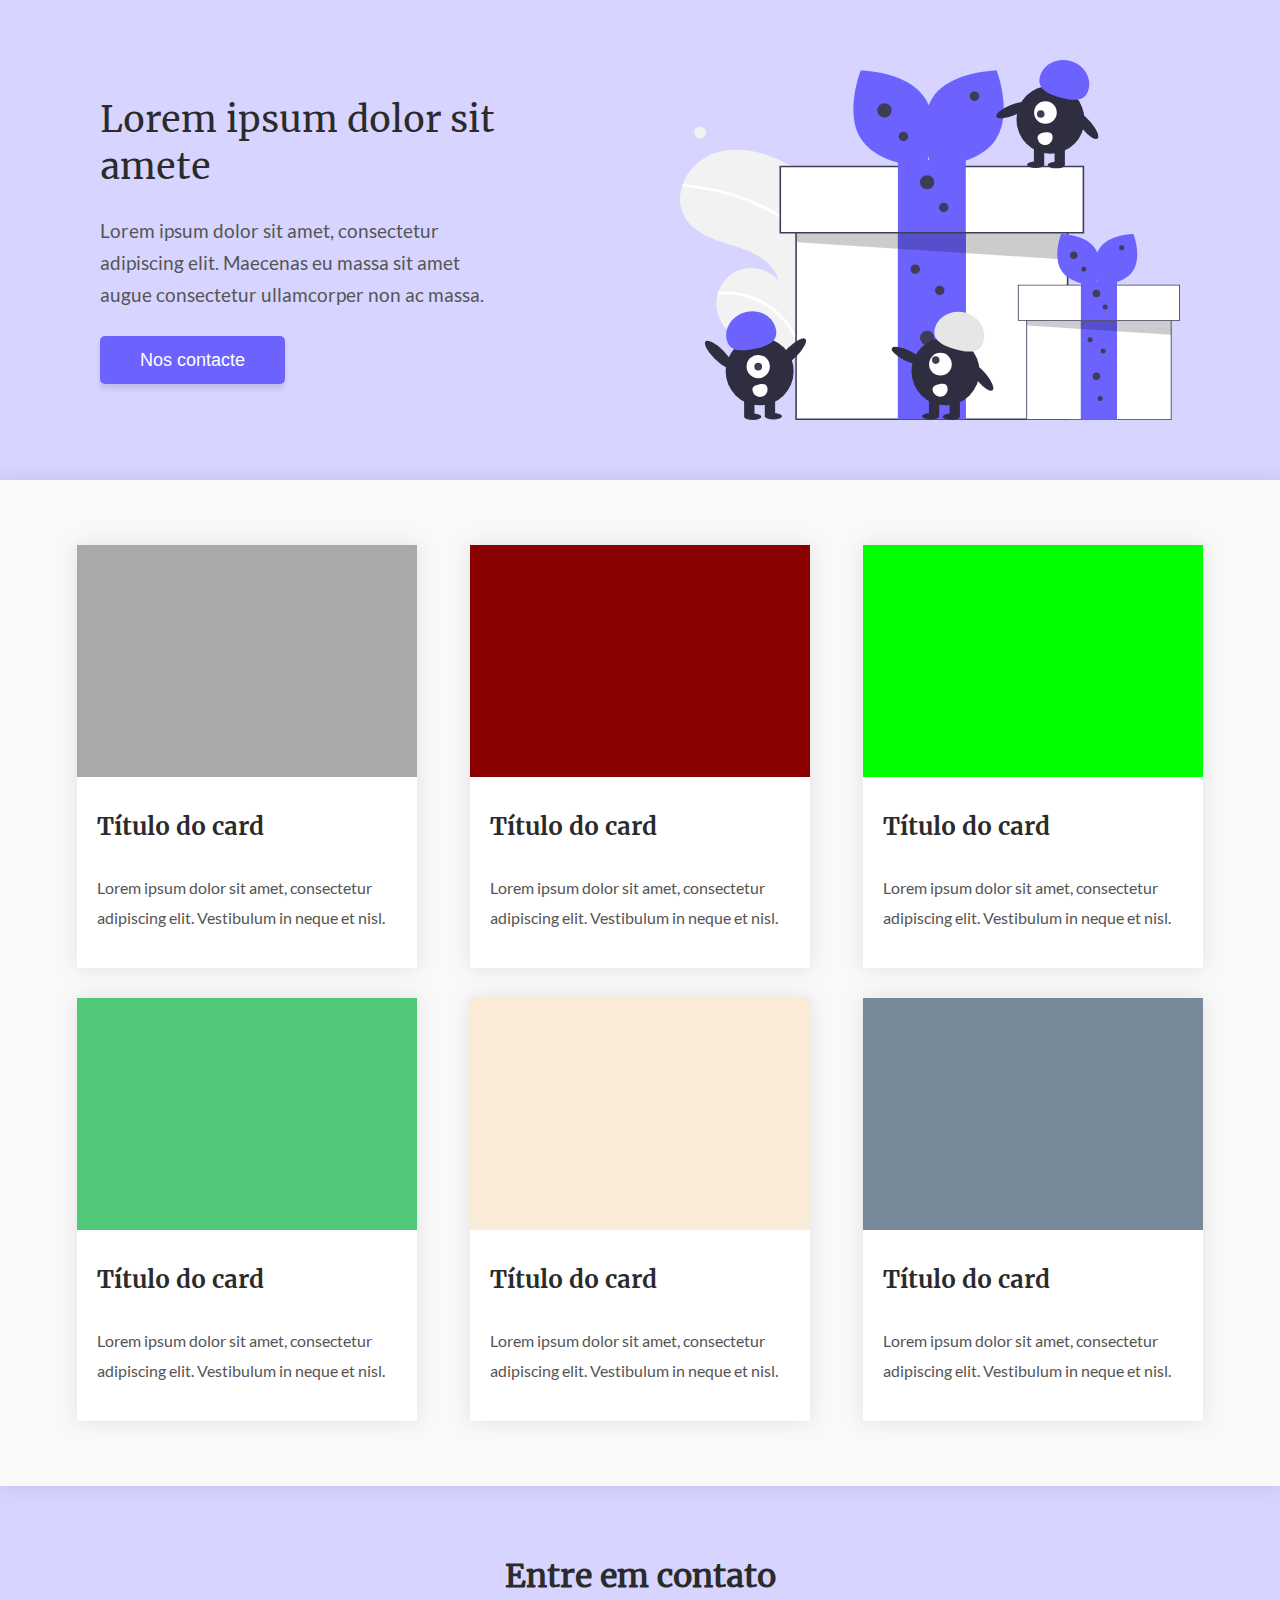
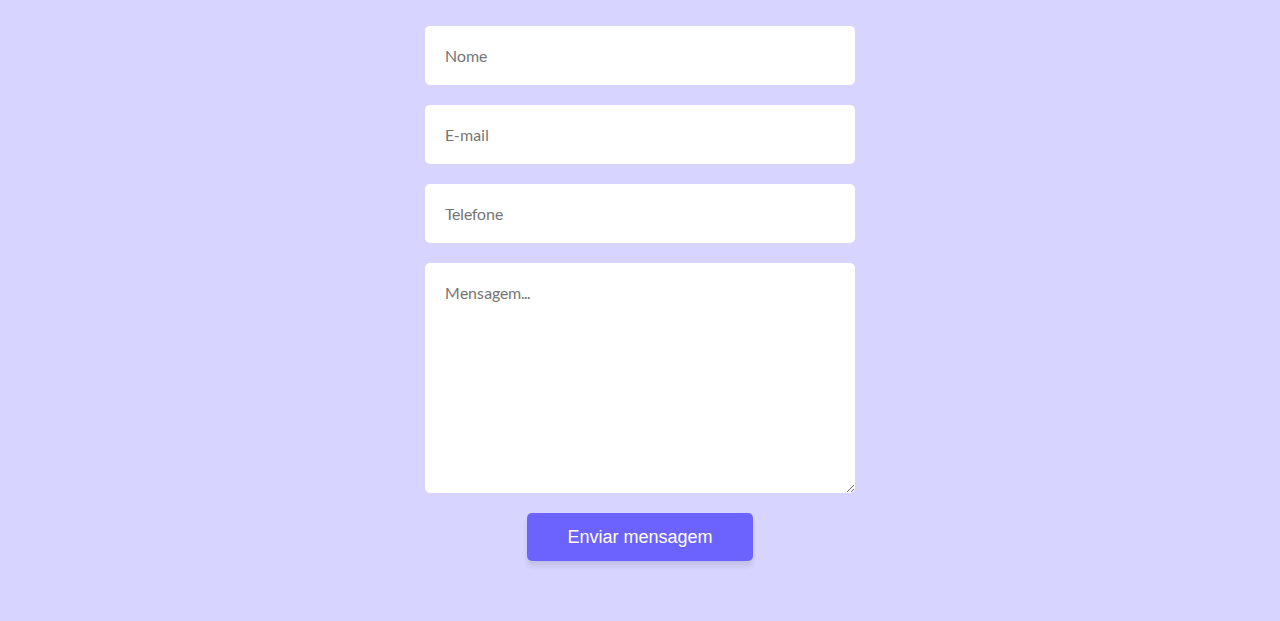
<file: Desafio 3/index.html>
<!DOCTYPE html>
<html lang="en">

<head>
    <meta charset="UTF-8">
    <meta http-equiv="X-UA-Compatible" content="IE=edge">
    <meta name="viewport" content="width=device-width, initial-scale=1.0">
    <link rel="stylesheet" href="./Estilo/style.css">
    <title>Document</title>
</head>

<body>
    <header>
        <div class="tittle-container">
            <h1>
                Lorem ipsum dolor sit amete
            </h1>
            <p>
                Lorem ipsum dolor sit amet, consectetur adipiscing elit. Maecenas eu massa sit amet augue consectetur
                ullamcorper non ac massa.
            </p>
            <button>Nos contacte</button>
        </div>
        <img src="./Image/image.svg" alt="tittle-image">
    </header>
    <main>
        <ul>
            <li>
                <div class="card-image" style="background-color: #A9A9A9;"></div>
                <div class="card-tittle">
                    <h2>
                        Título do card
                    </h2>
                    <p>
                        Lorem ipsum dolor sit amet, consectetur adipiscing elit.
                        Vestibulum in neque et nisl.
                    </p>
                </div>
            </li>
            <li>
                <div class="card-image" style="background-color: #8B0000;"></div>
                <div class="card-tittle">
                    <h2>
                        Título do card
                    </h2>
                    <p>
                        Lorem ipsum dolor sit amet, consectetur adipiscing elit.
                        Vestibulum in neque et nisl.
                    </p>
                </div>
            </li>
            <li>
                <div class="card-image" style="background-color: #00FF00;"></div>
                <div class="card-tittle">
                    <h2>
                        Título do card
                    </h2>
                    <p>
                        Lorem ipsum dolor sit amet, consectetur adipiscing elit.
                        Vestibulum in neque et nisl.
                    </p>
                </div>
            </li>
            <li>
                <div class="card-image" style="background-color: #50C878;"></div>
                <div class="card-tittle">
                    <h2>
                        Título do card
                    </h2>
                    <p>
                        Lorem ipsum dolor sit amet, consectetur adipiscing elit.
                        Vestibulum in neque et nisl.
                    </p>
                </div>
            </li>
            <li>
                <div class="card-image" style="background-color: #FAEBD7;"></div>
                <div class="card-tittle">
                    <h2>
                        Título do card
                    </h2>
                    <p>
                        Lorem ipsum dolor sit amet, consectetur adipiscing elit.
                        Vestibulum in neque et nisl.
                    </p>
                </div>
            </li>
            <li>
                <div class="card-image" style="background-color: #778899;"></div>
                <div class="card-tittle">
                    <h2>
                        Título do card
                    </h2>
                    <p>
                        Lorem ipsum dolor sit amet, consectetur adipiscing elit.
                        Vestibulum in neque et nisl.
                    </p>
                </div>
            </li>
        </ul>
    </main>
    <footer>
        <form>
            <h2>Entre em contato</h2>
            <input type="text" name="name" id="name" placeholder="Nome">
            <input type="email" name="email" id="email" placeholder="E-mail">
            <input type="tel" name="tel" id="tel" placeholder="Telefone">
            <textarea name="message" id="message" cols="20" rows="10" placeholder="Mensagem..."></textarea>
            <button>Enviar mensagem</button>
        </form>
    </footer>
</body>

</html>
</file>
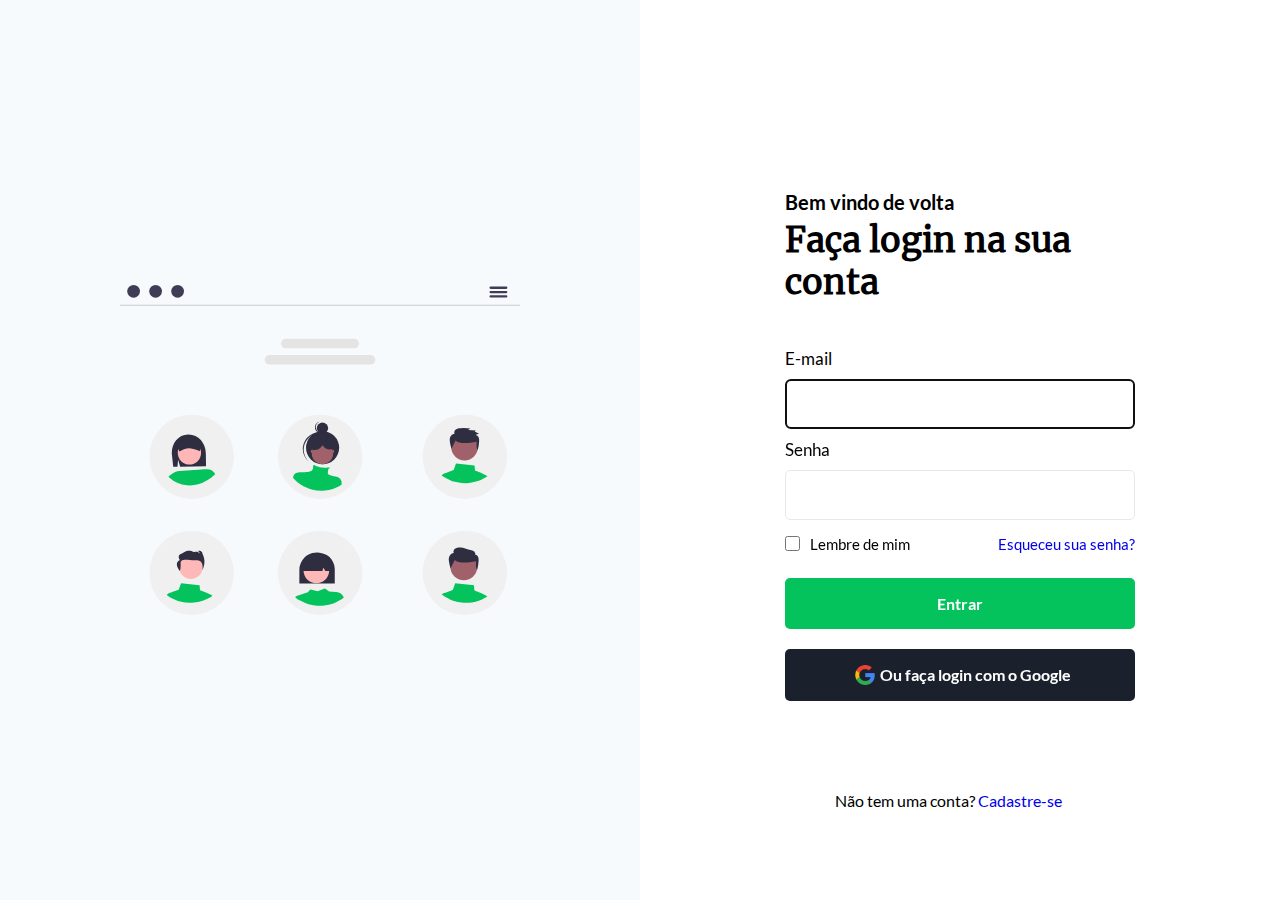
<file: Desafio 4/index.html>
<!DOCTYPE html>
<html lang="en">

<head>
    <meta charset="UTF-8">
    <meta http-equiv="X-UA-Compatible" content="IE=edge">
    <meta name="viewport" content="width=device-width, initial-scale=1.0">
    <link rel="stylesheet" href="./Estilo/style.css">
    <title>Login Page</title>
</head>

<body>
    <main>
        <section class="img-container">
            <img src="./Image/image.svg" alt="Login Image">
        </section>
        <section class="login-container">


            <form>
                <h3>Bem vindo de volta</h3>
                <h1>Faça login na sua conta</h1>
                <label for="email">E-mail</label>
                <input type="text" name="email" id="email" autofocus>
                <label for="">Senha</label>
                <input type="text" name="password" id="password">

                <div class="forgot-container">
                    <label for="remember"><input type="checkbox" name="remember" id="remember">Lembre de mim</label>
                    <a href="/Desafio%204/index.html?forgot">Esqueceu sua senha?</a>
                </div>

                <button id="enter-button">Entrar</button>
                <button id="google-button"><img src="./Image/google_icon.png" alt="google icon">Ou faça login com o Google</button>
            </form>


            <p>Não tem uma conta? <a href="/Desafio%204/index.html?signup">Cadastre-se</a> </p>
        </section>
    </main>
</body>

</html>
</file>
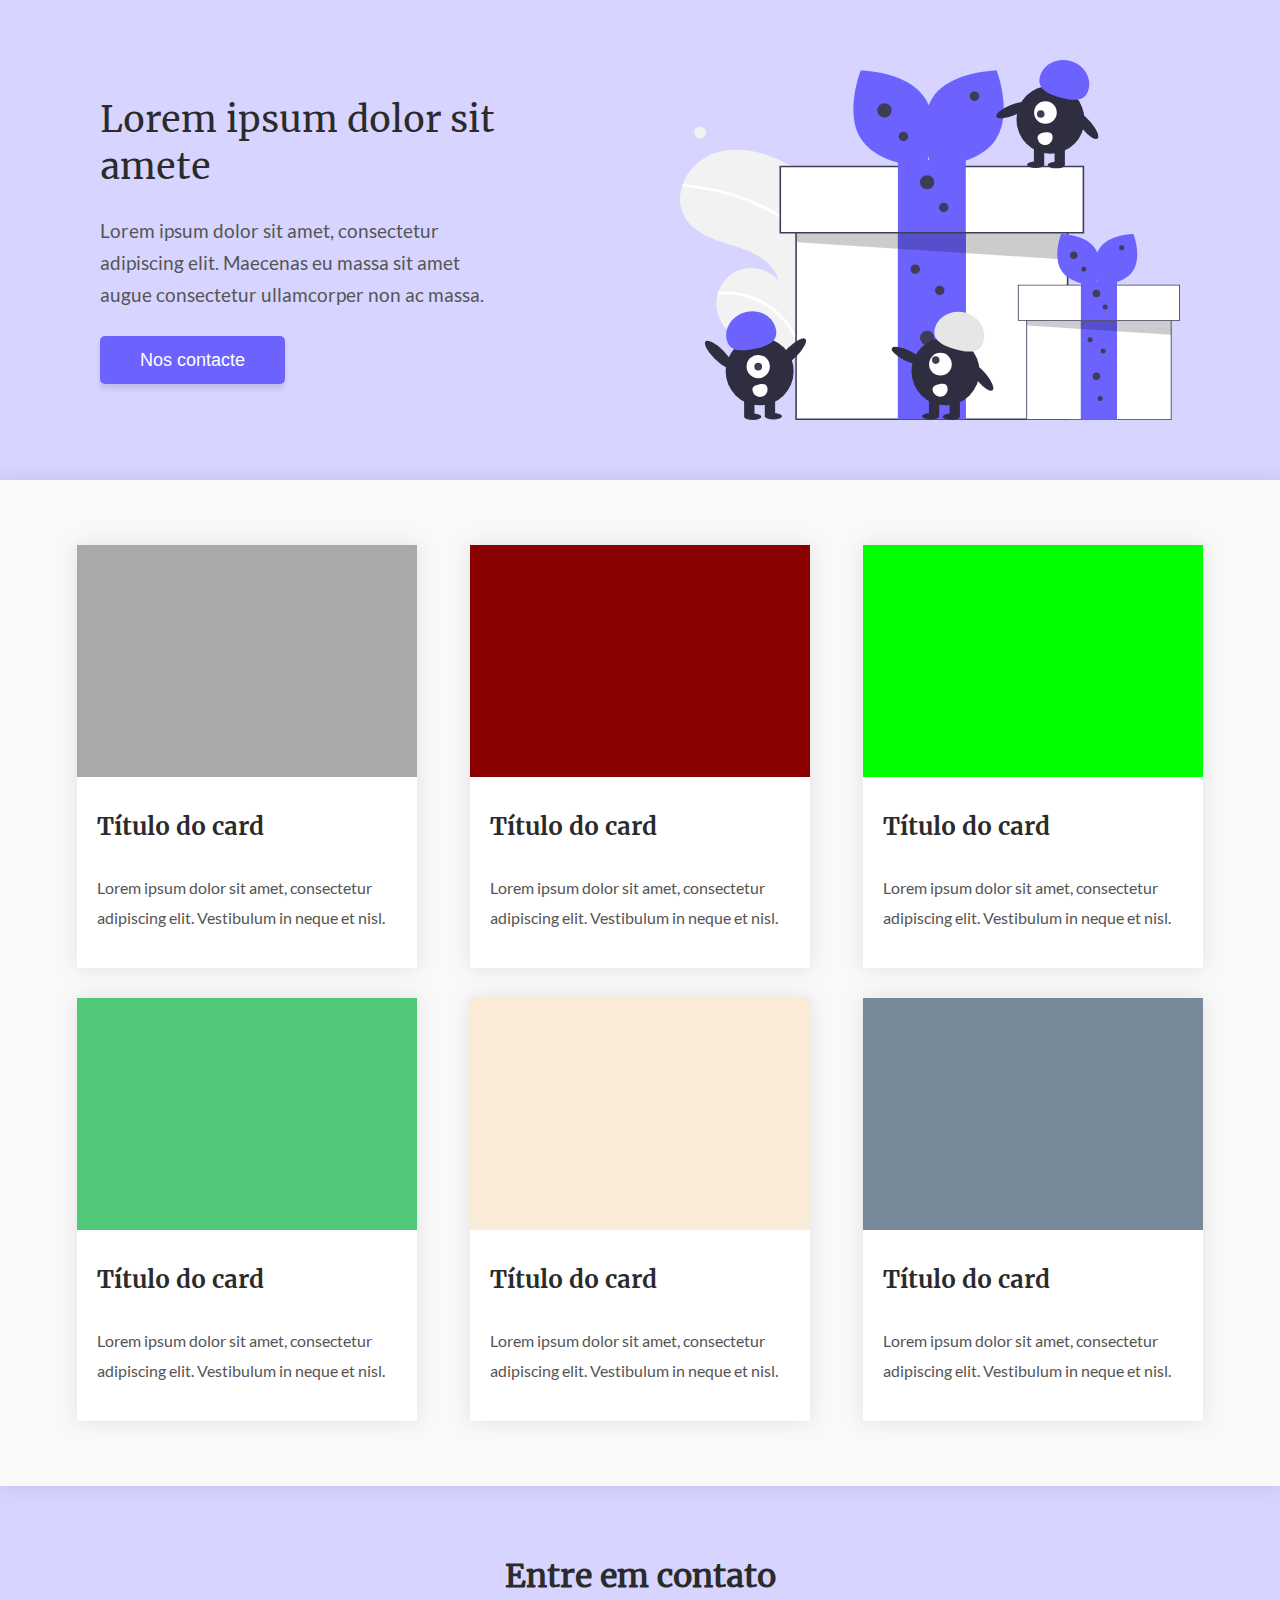
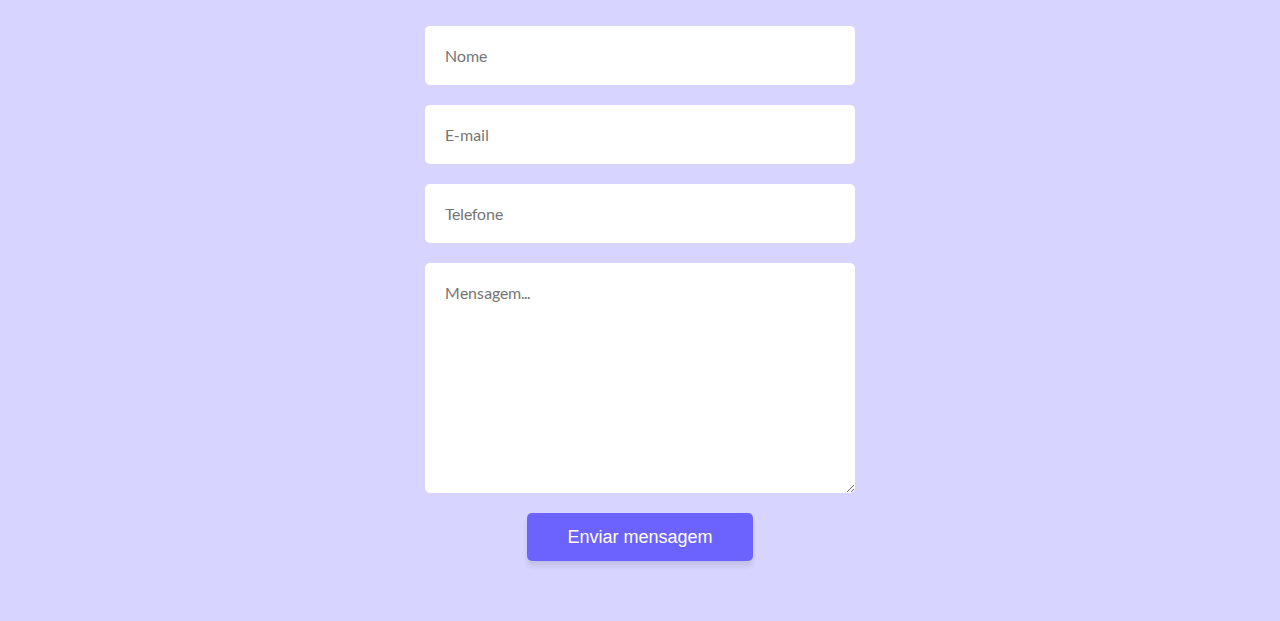
<file: Desafio03/index.html>
<!DOCTYPE html>
<html lang="en">

<head>
    <meta charset="UTF-8">
    <meta http-equiv="X-UA-Compatible" content="IE=edge">
    <meta name="viewport" content="width=device-width, initial-scale=1.0">
    <link rel="stylesheet" href="../Desafio03/Estilo/style.css">
    <title>Gift Shop</title>
</head>

<body>
    <header>
        <div class="tittle-container">
            <h1>
                Lorem ipsum dolor sit amete
            </h1>
            <p>
                Lorem ipsum dolor sit amet, consectetur adipiscing elit. Maecenas eu massa sit amet augue consectetur
                ullamcorper non ac massa.
            </p>
            <button>Nos contacte</button>
        </div>
        <img src="../Desafio03/Image/image.svg" alt="tittle-image">
    </header>
    <main>
        <ul>
            <li>
                <div class="card-image" style="background-color: #A9A9A9;"></div>
                <div class="card-tittle">
                    <h2>
                        Título do card
                    </h2>
                    <p>
                        Lorem ipsum dolor sit amet, consectetur adipiscing elit.
                        Vestibulum in neque et nisl.
                    </p>
                </div>
            </li>
            <li>
                <div class="card-image" style="background-color: #8B0000;"></div>
                <div class="card-tittle">
                    <h2>
                        Título do card
                    </h2>
                    <p>
                        Lorem ipsum dolor sit amet, consectetur adipiscing elit.
                        Vestibulum in neque et nisl.
                    </p>
                </div>
            </li>
            <li>
                <div class="card-image" style="background-color: #00FF00;"></div>
                <div class="card-tittle">
                    <h2>
                        Título do card
                    </h2>
                    <p>
                        Lorem ipsum dolor sit amet, consectetur adipiscing elit.
                        Vestibulum in neque et nisl.
                    </p>
                </div>
            </li>
            <li>
                <div class="card-image" style="background-color: #50C878;"></div>
                <div class="card-tittle">
                    <h2>
                        Título do card
                    </h2>
                    <p>
                        Lorem ipsum dolor sit amet, consectetur adipiscing elit.
                        Vestibulum in neque et nisl.
                    </p>
                </div>
            </li>
            <li>
                <div class="card-image" style="background-color: #FAEBD7;"></div>
                <div class="card-tittle">
                    <h2>
                        Título do card
                    </h2>
                    <p>
                        Lorem ipsum dolor sit amet, consectetur adipiscing elit.
                        Vestibulum in neque et nisl.
                    </p>
                </div>
            </li>
            <li>
                <div class="card-image" style="background-color: #778899;"></div>
                <div class="card-tittle">
                    <h2>
                        Título do card
                    </h2>
                    <p>
                        Lorem ipsum dolor sit amet, consectetur adipiscing elit.
                        Vestibulum in neque et nisl.
                    </p>
                </div>
            </li>
        </ul>
    </main>
    <footer>
        <form>
            <h2>Entre em contato</h2>
            <input type="text" name="name" id="name" placeholder="Nome">
            <input type="email" name="email" id="email" placeholder="E-mail">
            <input type="tel" name="tel" id="tel" placeholder="Telefone">
            <textarea name="message" id="message" cols="20" rows="10" placeholder="Mensagem..."></textarea>
            <button>Enviar mensagem</button>
        </form>
    </footer>
</body>

</html>
</file>
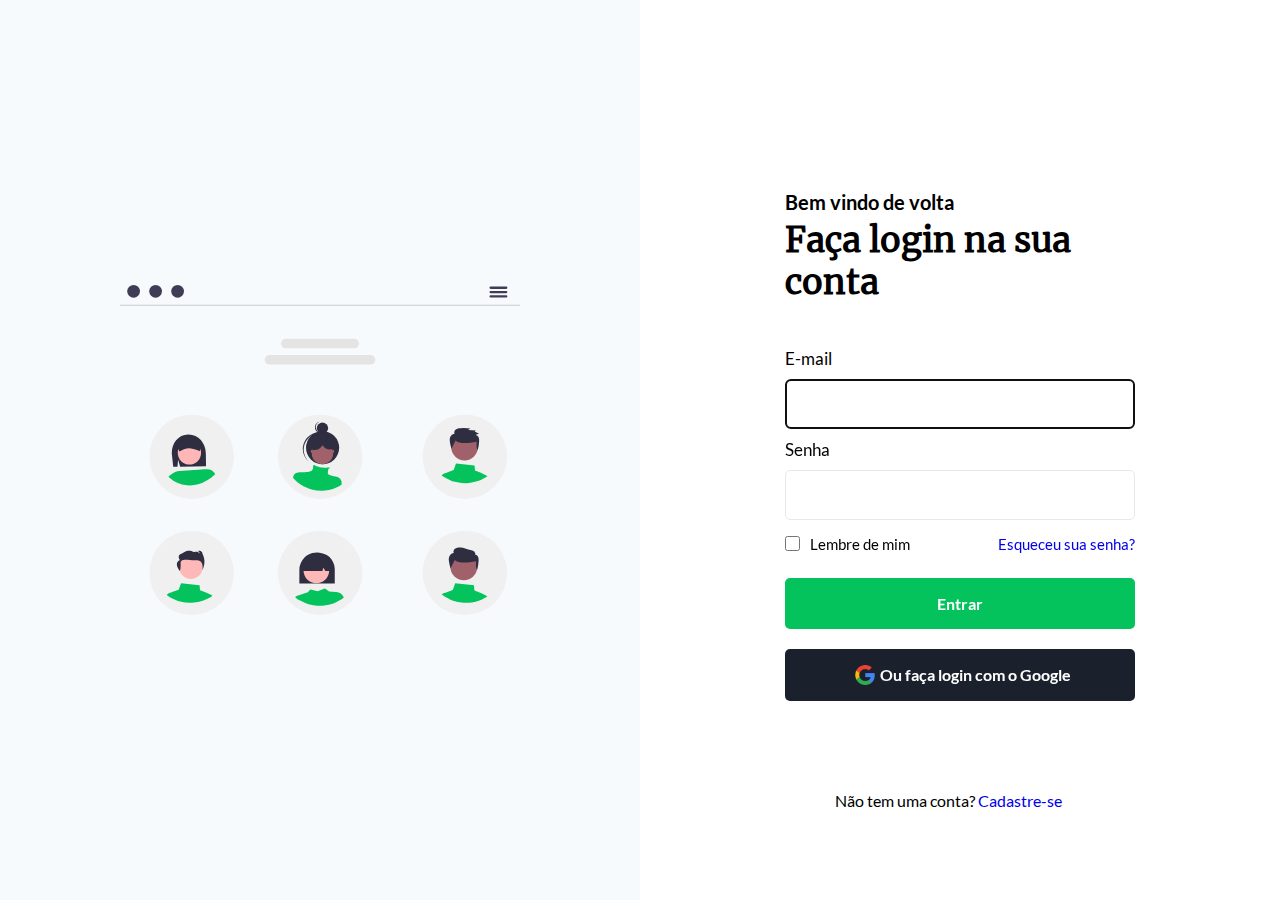
<file: Desafio04/index.html>
<!DOCTYPE html>
<html lang="en">

<head>
    <meta charset="UTF-8">
    <meta http-equiv="X-UA-Compatible" content="IE=edge">
    <meta name="viewport" content="width=device-width, initial-scale=1.0">
    <link rel="stylesheet" href="../Desafio04/Estilo/style.css">
    <title>Login Page</title>
</head>

<body>
    <main>
        <section class="img-container">
            <img src="../Desafio04/Image/image.svg" alt="Login Image">
        </section>
        <section class="login-container">


            <form>
                <h3>Bem vindo de volta</h3>
                <h1>Faça login na sua conta</h1>
                <label for="email">E-mail</label>
                <input type="text" name="email" id="email" autofocus>
                <label for="">Senha</label>
                <input type="text" name="password" id="password">

                <div class="forgot-container">
                    <label for="remember"><input type="checkbox" name="remember" id="remember">Lembre de mim</label>
                    <a href="/Desafio04/index.html?forgot">Esqueceu sua senha?</a>
                </div>

                <button id="enter-button">Entrar</button>
                <button id="google-button"><img src="../Desafio04/Image/google_icon.png" alt="google icon">Ou faça login com o Google</button>
            </form>


            <p>Não tem uma conta? <a href="/Desafio04/index.html?signup">Cadastre-se</a> </p>
        </section>
    </main>
</body>

</html>
</file>
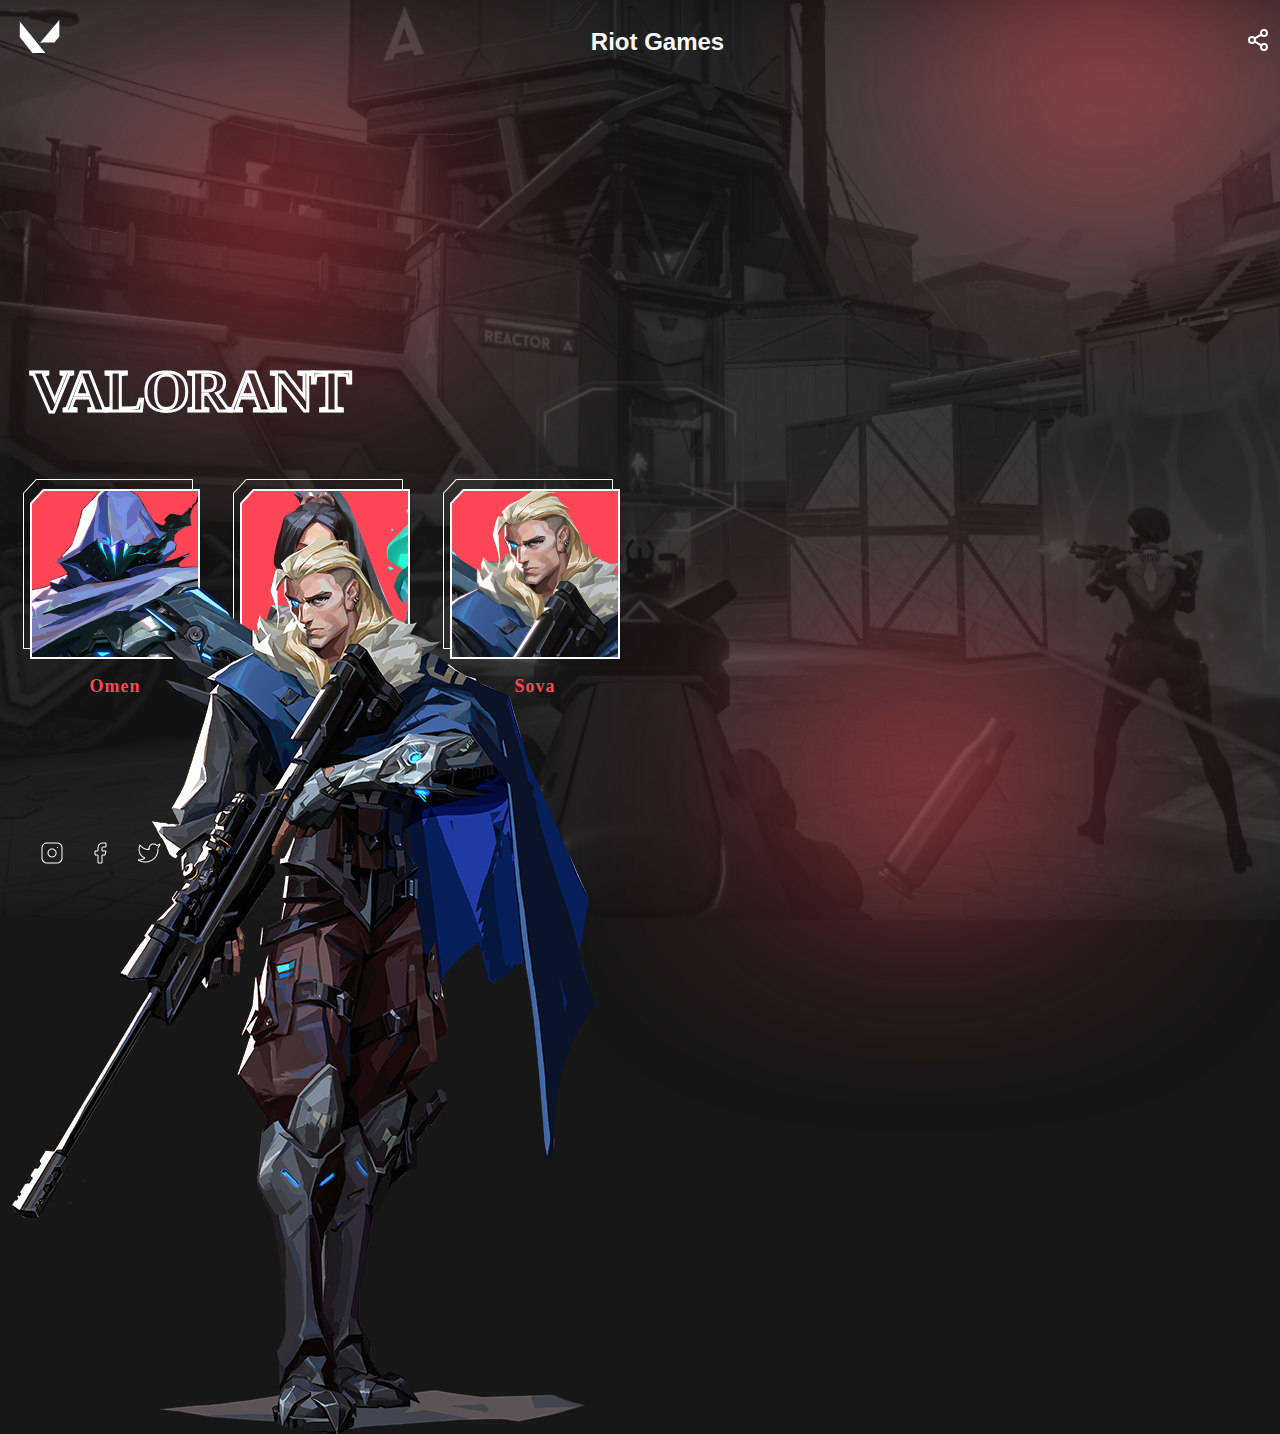
<file: Desafio07/index.html>
<!DOCTYPE html>
<html lang="en">

<head>
    <meta charset="UTF-8">
    <meta http-equiv="X-UA-Compatible" content="IE=edge">
    <meta name="viewport" content="width=device-width, initial-scale=1.0">
    <link rel="stylesheet" href="../Desafio07/Estilo/style.css">
    <link rel="preconnect" href="https://fonts.googleapis.com">
    <link rel="preconnect" href="https://fonts.gstatic.com" crossorigin>
    <link href="https://fonts.googleapis.com/css2?family=Open+Sans:wght@700&display=swap" rel="stylesheet">
    <link href="//db.onlinewebfonts.com/c/2206d6cc490084998d531e8c1b2cbb4a?family=Druk+Wide+Bold" rel="stylesheet" >
    <title>Valorant</title>
</head>

<body>
    <header>
        <a href="#"><img src="../Desafio07/Images/Logo.png" alt="logo"></a>
        <h2>Riot Games</h2>
        <a href=""><img src="../Desafio07/Images/SHARE.png" alt="share"></a>
    </header>
    <main>
        <div class="selector-container">
            <h1>VALORANT</h1>
            <div class="cards-container">
                <div class="cards">
                    <img src="../Desafio07/Images/stroke.png" alt="stroke" class="border-card">
                    <img src="../Desafio07/Images/omen.png" alt="Omen-icon" class="card">
                    <p>Omen</p>
                </div>

                <div class="cards">
                    <img src="../Desafio07/Images/stroke.png" alt="stroke" class="border-card">
                    <img src="../Desafio07/Images/Sage.png" alt="Omen-icon" class="card">
                    <p>Sage</p>
                </div>

                <div class="cards">
                    <img src="../Desafio07/Images/stroke.png" alt="stroke" class="border-card">
                    <img src="../Desafio07/Images/sova.png" alt="Omen-icon" class="card">
                    <p>Sova</p>
                </div>
            </div>
        </div>
        <div class="char-container">
            <div class="chars">
                <img src="../Desafio07/Images/Sova_artwork.png" alt="" class="char">
            </div>
        </div>
    </main>
    <footer>
        <div class="socials">
            <a href="https://www.instagram.com/valorantbrasil" target="_blank"><img
                    src="../Desafio07/Images/instagram.png" alt="instagram"></a>
            <a href="https://www.facebook.com/PlayVALORANT" target="_blank"><img
                    src="../Desafio07/Images/facebook.png" alt="facebook"></a>
            <a href="https://twitter.com/playvalorant" target="_blank"><img
                    src="../Desafio07/Images/twitter.png" alt="twitter"></a>
        </div>
    </footer>
    <div class="box box1"></div>
    <div class="box box2"></div>
    <div class="box box3"></div>
</body>

</html>
</file>
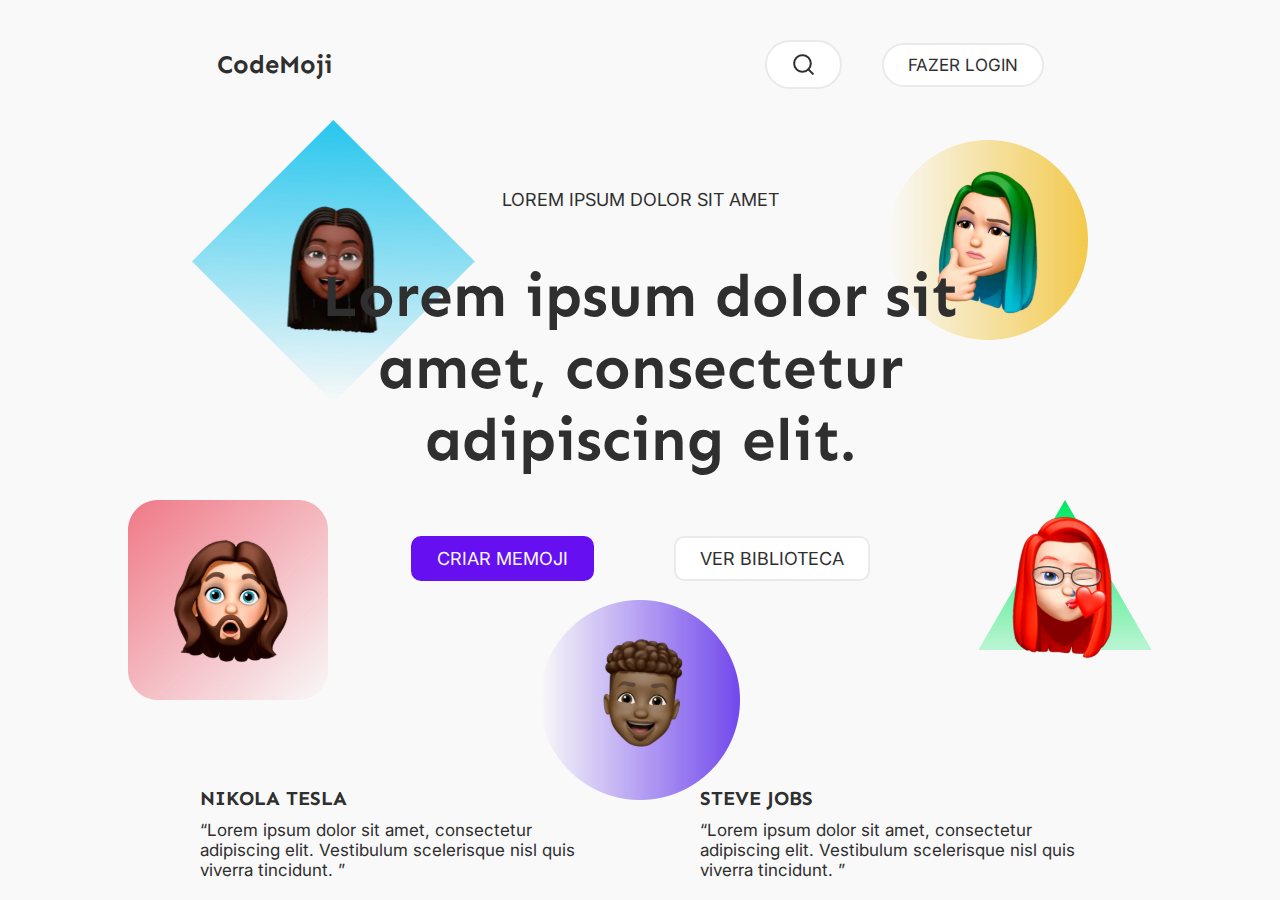
<file: Desafio08/index.html>
<!DOCTYPE html>
<html lang="en">

<head>
    <meta charset="UTF-8">
    <meta http-equiv="X-UA-Compatible" content="IE=edge">
    <meta name="viewport" content="width=device-width, initial-scale=1.0">
    <link rel="stylesheet" href="../Desafio08/Estilo/style.css">
    <link rel="preconnect" href="https://fonts.googleapis.com">
    <link rel="preconnect" href="https://fonts.gstatic.com" crossorigin>
    <link href="https://fonts.googleapis.com/css2?family=Inter:wght@500&family=Sen:wght@400;700&display=swap"
        rel="stylesheet">
    <title>CodeMoji</title>
</head>

<body>
    <header>
        <h2>CodeMoji</h2>
        <div class="nav-container">
            <a href=""><img src="../Desafio08/Images/search.png" alt="search"></a>
            <a href="">
                <p>FAZER LOGIN</p>
            </a>
        </div>
    </header>
    <main>
        <div class="main-container">
            <p>lorem ipsum dolor sit amet</p>
            <h1>Lorem ipsum dolor sit amet, consectetur adipiscing elit.</h1>
            <div class="button-container">
                <a href="#">
                    <p>criar memoji</p>
                </a>
                <a href="#">
                    <p>ver biblioteca</p>
                </a>
            </div>
        </div>
    </main>
    <footer>
        <li>
            <h3>NIKOLA TESLA</h3>
            <p>“Lorem ipsum dolor sit amet, consectetur adipiscing elit. Vestibulum scelerisque nisl quis viverra
                tincidunt. ”</p>
        </li>
        <li>
            <h3>STEVE JOBS</h3>
            <p>“Lorem ipsum dolor sit amet, consectetur adipiscing elit. Vestibulum scelerisque nisl quis viverra
                tincidunt. ”</p>
        </li>
    </footer>
    <div class="emoji-container">
        <div class="emoji emoji1"><img src="../Desafio08/Images/svgviewer-png-output (1).png" alt="Emoji1"></div>
        <div class="emoji emoji2"><img src="../Desafio08/Images/svgviewer-png-output (2).png" alt="Emoji2"></div>
        <div class="emoji emoji3"><img src="../Desafio08/Images/svgviewer-png-output (3).png" alt="Emoji3"></div>
        <div class="emoji emoji4"><img src="../Desafio08/Images/svgviewer-png-output (4).png" alt="Emoji4"></div>
        <div class="emoji emoji5"><img src="../Desafio08/Images/svgviewer-png-output (5).png" alt="Emoji5"></div>
    
    </div>
</body>

</html>
</file>
<file: Desafio 3/Estilo/style.css>
/*Variáveis*/
@font-face {
	font-family: LatoRegular;
	src: url(../Fontes/Lato-Regular.ttf);
}
@font-face {
	font-family: MerriBold;
	src: url(../Fontes/Merriweather-Bold.ttf);
}
@font-face {
	font-family: MerriRegular;
	src: url(../Fontes/Merriweather-Regular.ttf);
}

:root {
	--bgSite: #d7d4ff;
	--buttonColor: #6c63ff;

	--white: #ffffff;
	--white300: #f9f9f9;

	--title: #2b2b2b;
	--text: #555555;

	--latoRegular: LatoRegular;
	--merriBold: MerriBold;
	--merriRegular: MerriRegular;
}

/*Reset*/
* {
	margin: 0;
	padding: 0;
	box-sizing: border-box;
}
html {
	font-size: 62.5%;
}
body {
	font-size: 1.6rem;
}
h1,
h2,
h3,
h4,
h5,
h6 {
	margin: 0;
    color: var(--title);
}
ul,
ol {
	list-style: none;
	margin: 0;
	padding: 0;
}
a {
	text-decoration: none;
}
img {
	max-width: 100%;
	height: auto;
	display: block;
}
button,
input {
	border: 0;
}
button:focus,
input:focus {
	border: 0;
}
/*Reset*/

body {
	max-width: 1440px;
	margin: auto;
	font-family: var(--latoRegular);
    color: var(--text);
	background-color: var(--bgSite);
}
header {
	width: 100%;
	display: flex;
	flex-direction: row;
	flex-wrap: wrap;
	justify-content: space-around;
	align-items: center;
	padding: 50px 10px;
}
.tittle-container {
	width: 400px;
	font-family: var(--latoRegular);
	margin: 30px 0;
}
.tittle-container h1 {
	font-family: var(--merriRegular);
	font-style: normal;
	font-weight: normal;
	font-size: 36px;
	line-height: 47px;
}
.tittle-container p {
	font-style: normal;
	font-weight: normal;
	font-size: 19px;
	line-height: 32px;
	margin: 25px 0;
}
.tittle-container button {
	padding: 12px 40px;
	font-size: 18px;
	line-height: 24px;
	color: white;
	background: var(--buttonColor);
	box-shadow: 0px 5px 5px rgba(23, 23, 23, 0.1);
	border-radius: 5px;
}
header img {
	width: 500px;
	margin: 10px 0;
}

main {
	background-color: var(--white300);
	padding: 50px 50px;
    box-shadow: 0px 0px 20px rgba(0, 0, 0, 0.1);
}
main ul {
	display: flex;
	flex-wrap: wrap;
	justify-content: space-around;
}
main li {
	margin: 15px 0;
	width: 340px;
	height: 423px;
	background-color: var(--white);
	box-shadow: 0px 0px 20px rgba(0, 0, 0, 0.1);
}
.card-image {
	width: 100%;
	height: 55%;
}
.card-tittle {
	height: 45%;
	display: flex;
	flex-direction: column;
	justify-content: space-around;
	padding: 20px;
}
.card-tittle h2 {
	font-family: var(--merriBold);
	font-size: 24px;
	line-height: 30px;
}
.card-tittle p {
	font-size: 16px;
	line-height: 30px;
}
footer {
	max-width: 450px;
    padding: 0 10px;
	margin: 50px auto;
}
form {
	height: auto;
	display: flex;
	align-items: center;
	flex-direction: column;
}
form h2 {
	font-family: var(--merriRegular);
	font-size: 32px;
	line-height: 40px;
    margin: 20px;
}
form input,
textarea {
	width: 100%;
	font-family: var(--latoRegular);
	padding: 20px 20px;
	margin: 10px;
	border: 0;
	border-radius: 5px;
	font-size: 16px;
}
form button {
	padding: 12px 40px;
	font-size: 18px;
    margin: 10px;
	line-height: 24px;
	color: white;
	background: var(--buttonColor);
	box-shadow: 0px 5px 5px rgba(23, 23, 23, 0.1);
	border-radius: 5px;
}

@media only screen and (max-width: 768px) {
	.tittle-container {
		text-align: center;
	}
	main {
		background-color: var(--white300);
		padding: 50px 10px;
	}
}
</file>
<file: Desafio 4/Estilo/style.css>
/*Variáveis*/
@font-face {
	font-family: LatoRegular;
	src: url(../Fontes/Lato-Regular.ttf);
}
@font-face {
	font-family: LatoBold;
	src: url(../Fontes/Lato-Bold.ttf);
}
@font-face {
	font-family: MerriRegular;
	src: url(../Fontes/Merriweather-Regular.ttf);
}

:root {
	--green: #04c35c;
	--blue: #2b6cb0;

	--white: #ffffff;
	--white300: #f7fafc;

	--dark: #1a202c;
	--input: #e8e8e8;

	--latoRegular: LatoRegular;
	--latoBold: LatoBold;
	--merriRegular: MerriRegular;
}

/*Reset*/
* {
	margin: 0;
	padding: 0;
	box-sizing: border-box;
}
html {
	font-size: 62.5%;
}
body {
	font-size: 1.7rem;
}
h1,
h2,
h3,
h4,
h5,
h6 {
	font-family: var(--merriRegular);
	margin: 0;
}
ul,
ol {
	list-style: none;
	margin: 0;
	padding: 0;
}
a {
	text-decoration: none;
}
img {
	max-width: 100%;
	height: auto;
	display: block;
}
button,
input {
	border: 0;
}
button:focus,
input:focus {
	border: 0;
}

/*Reset*/

body {
	height: 100vh;
	font-family: var(--latoRegular);
}

main {
	width: 100%;
	height: 100%;
	display: flex;
	flex-direction: row;
	justify-content: center;
}
.img-container {
	display: flex;
	width: 50%;
	height: 100%;
	justify-content: center;
	align-items: center;
	background-color: var(--white300);
}

.img-container img {
	width: 400px;
}

.login-container {
	width: 50%;
	height: 100%;
	display: flex;
	align-items: center;
	flex-direction: column;
	align-content: center;
	justify-content: center;
	position: relative;
}
.login-container form {
	width: 350px;
	display: flex;
	flex-direction: column;
	align-items: flex-start;
}
.login-container h3 {
	font-family: var(--latoBold);
	margin: 5px 0;
}
.login-container h1 {
	margin-bottom: 40px;
}

.login-container label {
	display: inherit;
	margin: 5px 0;
}

.login-container input[type="text"] {
	width: 100%;
	padding: 15px 20px;
	font-size: 16px;
	margin: 5px 0;
	border: 1px solid var(--input);
	border-radius: 5px;
}
.login-container button {
	width: 100%;
	font-family: var(--latoBold);
	font-size: 16px;
	margin: 5px 0;
	margin-bottom: 15px;
	padding: 16px 0;
	border-radius: 5px;
	color: var(--white);
}
.login-container #enter-button {
	background-color: var(--green);
}
.login-container #google-button {
	background-color: var(--dark);
	display: flex;
	align-items: center;
	justify-content: center;
}
#google-button img {
	width: 20px;
	margin: 0 5px;
}

.login-container p {
	position: absolute;
	bottom: 10%;
	width: 250px;
	font-size: 16px;
	line-height: 19px;
}
.forgot-container {
	display: flex;
	width: 100%;
	margin: 10px 0;
	margin-bottom: 20px;
	flex-direction: row;
	justify-content: space-between;
	align-items: center;
	font-size: 15px;
}
.forgot-container label {
	margin: 0;
	align-items: center;
}
.forgot-container input[type="checkbox"] {
	margin: auto;
	margin-right: 10px;
	width: 15px !important;
	height: 15px !important;
}

@media only screen and (max-width: 768px) {
	body {
		height: 93vh;
	}
	.img-container {
		display: none;
	}
	.login-container {
		width: 100%;
	}
	.login-container form {
		width: 320px;
		padding: 0 5px;
	}
}
@media only screen and (max-width: 375px) {
	.login-container p {
		bottom: 3%;
	}
}
</file>
<file: Desafio03/Estilo/style.css>
/*Variáveis*/
@font-face {
	font-family: LatoRegular;
	src: url(../Fontes/Lato-Regular.ttf);
}
@font-face {
	font-family: MerriBold;
	src: url(../Fontes/Merriweather-Bold.ttf);
}
@font-face {
	font-family: MerriRegular;
	src: url(../Fontes/Merriweather-Regular.ttf);
}

:root {
	--bgSite: #d7d4ff;
	--buttonColor: #6c63ff;

	--white: #ffffff;
	--white300: #f9f9f9;

	--title: #2b2b2b;
	--text: #555555;

	--latoRegular: LatoRegular;
	--merriBold: MerriBold;
	--merriRegular: MerriRegular;
}

/*Reset*/
* {
	margin: 0;
	padding: 0;
	box-sizing: border-box;
}
html {
	font-size: 62.5%;
}
body {
	font-size: 1.6rem;
}
h1,
h2,
h3,
h4,
h5,
h6 {
	margin: 0;
    color: var(--title);
}
ul,
ol {
	list-style: none;
	margin: 0;
	padding: 0;
}
a {
	text-decoration: none;
}
img {
	max-width: 100%;
	height: auto;
	display: block;
}
button,
input {
	border: 0;
}
button:focus,
input:focus {
	border: 0;
}
/*Reset*/

body {
	max-width: 1440px;
	margin: auto;
	font-family: var(--latoRegular);
    color: var(--text);
	background-color: var(--bgSite);
}
header {
	width: 100%;
	display: flex;
	flex-direction: row;
	flex-wrap: wrap;
	justify-content: space-around;
	align-items: center;
	padding: 50px 10px;
}
.tittle-container {
	width: 400px;
	font-family: var(--latoRegular);
	margin: 30px 0;
}
.tittle-container h1 {
	font-family: var(--merriRegular);
	font-style: normal;
	font-weight: normal;
	font-size: 36px;
	line-height: 47px;
}
.tittle-container p {
	font-style: normal;
	font-weight: normal;
	font-size: 19px;
	line-height: 32px;
	margin: 25px 0;
}
.tittle-container button {
	padding: 12px 40px;
	font-size: 18px;
	line-height: 24px;
	color: white;
	background: var(--buttonColor);
	box-shadow: 0px 5px 5px rgba(23, 23, 23, 0.1);
	border-radius: 5px;
}
header img {
	width: 500px;
	margin: 10px 0;
}

main {
	background-color: var(--white300);
	padding: 50px 50px;
    box-shadow: 0px 0px 20px rgba(0, 0, 0, 0.1);
}
main ul {
	display: flex;
	flex-wrap: wrap;
	justify-content: space-around;
}
main li {
	margin: 15px 0;
	width: 340px;
	height: 423px;
	background-color: var(--white);
	box-shadow: 0px 0px 20px rgba(0, 0, 0, 0.1);
}
.card-image {
	width: 100%;
	height: 55%;
}
.card-tittle {
	height: 45%;
	display: flex;
	flex-direction: column;
	justify-content: space-around;
	padding: 20px;
}
.card-tittle h2 {
	font-family: var(--merriBold);
	font-size: 24px;
	line-height: 30px;
}
.card-tittle p {
	font-size: 16px;
	line-height: 30px;
}
footer {
	max-width: 450px;
    padding: 0 10px;
	margin: 50px auto;
}
form {
	height: auto;
	display: flex;
	align-items: center;
	flex-direction: column;
}
form h2 {
	font-family: var(--merriRegular);
	font-size: 32px;
	line-height: 40px;
    margin: 20px;
}
form input,
textarea {
	width: 100%;
	font-family: var(--latoRegular);
	padding: 20px 20px;
	margin: 10px;
	border: 0;
	border-radius: 5px;
	font-size: 16px;
}
form button {
	padding: 12px 40px;
	font-size: 18px;
    margin: 10px;
	line-height: 24px;
	color: white;
	background: var(--buttonColor);
	box-shadow: 0px 5px 5px rgba(23, 23, 23, 0.1);
	border-radius: 5px;
}

@media only screen and (max-width: 768px) {
	.tittle-container {
		text-align: center;
	}
	main {
		background-color: var(--white300);
		padding: 50px 10px;
	}
}
</file>
<file: Desafio04/Estilo/style.css>
/*Variáveis*/
@font-face {
	font-family: LatoRegular;
	src: url(../Fontes/Lato-Regular.ttf);
}
@font-face {
	font-family: LatoBold;
	src: url(../Fontes/Lato-Bold.ttf);
}
@font-face {
	font-family: MerriRegular;
	src: url(../Fontes/Merriweather-Regular.ttf);
}

:root {
	--green: #04c35c;
	--blue: #2b6cb0;

	--white: #ffffff;
	--white300: #f7fafc;

	--dark: #1a202c;
	--input: #e8e8e8;

	--latoRegular: LatoRegular;
	--latoBold: LatoBold;
	--merriRegular: MerriRegular;
}

/*Reset*/
* {
	margin: 0;
	padding: 0;
	box-sizing: border-box;
}
html {
	font-size: 62.5%;
}
body {
	font-size: 1.7rem;
}
h1,
h2,
h3,
h4,
h5,
h6 {
	font-family: var(--merriRegular);
	margin: 0;
}
ul,
ol {
	list-style: none;
	margin: 0;
	padding: 0;
}
a {
	text-decoration: none;
}
img {
	max-width: 100%;
	height: auto;
	display: block;
}
button,
input {
	border: 0;
}
button:focus,
input:focus {
	border: 0;
}

/*Reset*/

body {
	height: 100vh;
	font-family: var(--latoRegular);
}

main {
	width: 100%;
	height: 100%;
	display: flex;
	flex-direction: row;
	justify-content: center;
}
.img-container {
	display: flex;
	width: 50%;
	height: 100%;
	justify-content: center;
	align-items: center;
	background-color: var(--white300);
}

.img-container img {
	width: 400px;
}

.login-container {
	width: 50%;
	height: 100%;
	display: flex;
	align-items: center;
	flex-direction: column;
	align-content: center;
	justify-content: center;
	position: relative;
}
.login-container form {
	width: 350px;
	display: flex;
	flex-direction: column;
	align-items: flex-start;
}
.login-container h3 {
	font-family: var(--latoBold);
	margin: 5px 0;
}
.login-container h1 {
	margin-bottom: 40px;
}

.login-container label {
	display: inherit;
	margin: 5px 0;
}

.login-container input[type="text"] {
	width: 100%;
	padding: 15px 20px;
	font-size: 16px;
	margin: 5px 0;
	border: 1px solid var(--input);
	border-radius: 5px;
}
.login-container button {
	width: 100%;
	font-family: var(--latoBold);
	font-size: 16px;
	margin: 5px 0;
	margin-bottom: 15px;
	padding: 16px 0;
	border-radius: 5px;
	color: var(--white);
}
.login-container #enter-button {
	background-color: var(--green);
}
.login-container #google-button {
	background-color: var(--dark);
	display: flex;
	align-items: center;
	justify-content: center;
}
#google-button img {
	width: 20px;
	margin: 0 5px;
}

.login-container p {
	position: absolute;
	bottom: 10%;
	width: 250px;
	font-size: 16px;
	line-height: 19px;
}
.forgot-container {
	display: flex;
	width: 100%;
	margin: 10px 0;
	margin-bottom: 20px;
	flex-direction: row;
	justify-content: space-between;
	align-items: center;
	font-size: 15px;
}
.forgot-container label {
	margin: 0;
	align-items: center;
}
.forgot-container input[type="checkbox"] {
	margin: auto;
	margin-right: 10px;
	width: 15px !important;
	height: 15px !important;
}

@media only screen and (max-width: 768px) {
	body {
		height: 93vh;
	}
	.img-container {
		display: none;
	}
	.login-container {
		width: 100%;
	}
	.login-container form {
		width: 320px;
		padding: 0 5px;
	}
}
@media only screen and (max-width: 375px) {
	.login-container p {
		bottom: 3%;
	}
}
</file>
<file: Desafio07/Estilo/style.css>
/*Variáveis*/

:root {
	--Bg-black: #171717;
	--Bd-grey: #333333;
	--Cd-black: #212121;
	--P-grey: #828282;
	--Tt-white: #f9f9f9;
	--Tt-red: #ff4656;
	--green: #00df5e;

	--DM-sans: "DM Sans", sans-serif;
}

/*Reset*/
* {
	margin: 0;
	padding: 0;
	box-sizing: border-box;
}
html {
	font-size: 62.5%;
	scroll-behavior: smooth;
}
body {
	font-size: 1.7rem;
}
h1,
h2,
h3,
h4,
h5,
h6 {
	margin: 0;
	color: var(--Tt-white);
	font-family: var(--DM-sans);
	font-weight: bold;
}
ul,
ol,
li {
	list-style: none;
	margin: 0;
	padding: 0;
}
a,
a:link,
a:visited,
a:active {
	text-decoration: none;
	color: var(--Tt-white);
	font-family: var(--DM-sans);
	font-weight: 400;
}
p {
	font-family: var(--DM-sans);
	font-weight: 500;
	color: var(--P-grey);
}
img {
	max-width: 100%;
	height: auto;
}
button,
input {
	border: 0;
}
button:focus,
input:focus {
	border: 0;
}

/*Reset*/

body {
	background-color: var(--Bg-black);
	max-width: 1440px;
	min-height: 100vh;
	margin: auto;
	padding: 0 10px;
	background-image: url(../Images/BG.png);
	background-position: center;
	background-repeat: no-repeat;
	background-size: cover;
	overflow: hidden;
}

header {
	margin: 20px 0;
	display: flex;
	flex-direction: row;
	flex-wrap: nowrap;
	justify-content: space-between;
	align-items: center;
	font-size: 16px;
}

main {
	margin-top: 250px;
	width: 100%;
	display: flex;
	flex-direction: row;
	flex-wrap: wrap;
	justify-content: space-between;
}

.selector-container h1 {
	margin: 40px 20px;
	font-size: 60px;
	font-family: Druk Wide Bold;
	color: transparent;
	-webkit-text-stroke: 3px white;
	font-weight: bold;
	line-height: 75px;
	letter-spacing: -2px;
	text-transform: uppercase;
}

.cards-container {
	display: flex;
	flex-direction: row;
	flex-wrap: wrap;
	align-items: center;
}

.cards {
	position: relative;
	margin: 20px;
}

.cards p {
	font-family: Druk Wide Bold;
	padding-top: 15px;
	color: var(--Tt-red);
	font-style: normal;
	font-weight: bold;
	font-size: 18px;
	line-height: 15px;
	letter-spacing: 1px;
	text-align: center;
	
}

.card {
	width: 100%;
	max-width: 170px;
	height: 170px;
	z-index: 2;
}

.border-card {
	position: absolute;
	top: -10px;
	left: -7px;
	z-index: -1;
}

.chars {
	position: relative;
	width: 650px;
}
.char {
	position: absolute;
	transform: translateY(-20%);
}

footer {
	bottom: 0;
	position: absolute;
}

.socials {
	margin: 30px 20px;
}

.socials img {
	margin: 0 10px;
}

.box {
	position: absolute;
	background: #ff4656;
	filter: blur(120px);
	width: 250px;
	height: 150px;
	z-index: -2;
}
.box1 {	
	left: 150px;
	top: 150px;
}
.box2{
	left: 800px;
	top: 700px;
}
.box3{
	right: 50px;
	top: 0px;
}
</file>
<file: Desafio08/Estilo/style.css>
:root {
	--Inter: "Inter", sans-serif;
	--Sen: "Sen", sans-serif;

	--bgWHITE: #f9f9f9;
	--btnWHITE: #eaeaea;

	--purple: #6610f2;
	--gray: #2f2f2f;
}

/*Reset*/
* {
	margin: 0;
	padding: 0;
	box-sizing: border-box;
}
html {
	font-size: 62.5%;
}
body {
	font-size: 1.7rem;
}
h1,
h2,
h3,
h4,
h5,
h6 {
	margin: 0;
	color: var(--gray);
	font-family: var(--Sen);
	font-weight: bold;
}
ul,
ol {
	list-style: none;
	margin: 0;
	padding: 0;
}
p {
	font-family: var(--Inter);
	color: var(--gray);
}
a,
a:link,
a:visited,
a:active {
	text-decoration: none;
	color: black;
	font-family: var(--Inter);
	font-weight: 400;
	padding: 10px 24px;
	background-color: white;
	border: 2px solid var(--btnWHITE);
	box-sizing: border-box;
}
img {
	max-width: 100%;
	height: auto;
	display: block;
}
button,
input {
	border: 0;
}
button:focus,
input:focus {
	border: 0;
}

body {
	background-color: var(--bgWHITE);
	max-width: 1440px;
	margin: auto;
	padding: 0 10px;
}

header {
	display: flex;
	flex-direction: row;
	align-items: center;
	justify-content: space-around;
	margin: 40px 0;
}

.nav-container {
	display: flex;
	flex-direction: row;
	align-items: center;
	justify-content: space-around;
}

.nav-container a {
	margin: 0 20px;
	border-radius: 100px;
}

main {
	position: relative;
	margin-top: 100px;
}

.main-container {
	max-width: 800px;
	margin: auto;
	display: flex;
	align-items: center;
	flex-direction: column;
	text-align: center;
}

.main-container h1 {
	margin: 50px 0;
	font-size: 60px;
	font-weight: 70px;
}

.main-container p {
	font-size: 18px;
	text-transform: uppercase;
}

.button-container {
	display: flex;
}

.button-container a {
	margin: 10px 40px;
	border-radius: 10px;
}

.button-container a:first-of-type {
	background-color: var(--purple);
	border-color: var(--purple);
}

.button-container a:first-of-type p {
	color: var(--bgWHITE);
}

footer {
	position: absolute;
	bottom: 0;
	list-style: none;
	display: flex;
	width: 100%;
	max-width: 1440px;
	flex-direction: row;
	justify-content: center;
}

footer li {
	display: flex;
	width: 400px;
	align-items: flex-start;
	flex-direction: column;
	margin: 20px 50px;
}

footer li h3 {
	margin: 10px 0;
}

.emoji-container{
    max-width: 1440px;
    height: auto;
}

.emoji {
	position: absolute;
	z-index: -1;
}
.emoji1 {
	left: 15%;
	top: 120px;
}
.emoji2 {
	right: 15%;
	top: 140px;
}
.emoji3 {
	right: 10%;
	top: 500px;
}
.emoji4 {
	left: 50%;
    transform: translateX(-50%);
	top: 600px;
}
.emoji5 {
	left: 10%;
	top: 500px;
}
</file>
